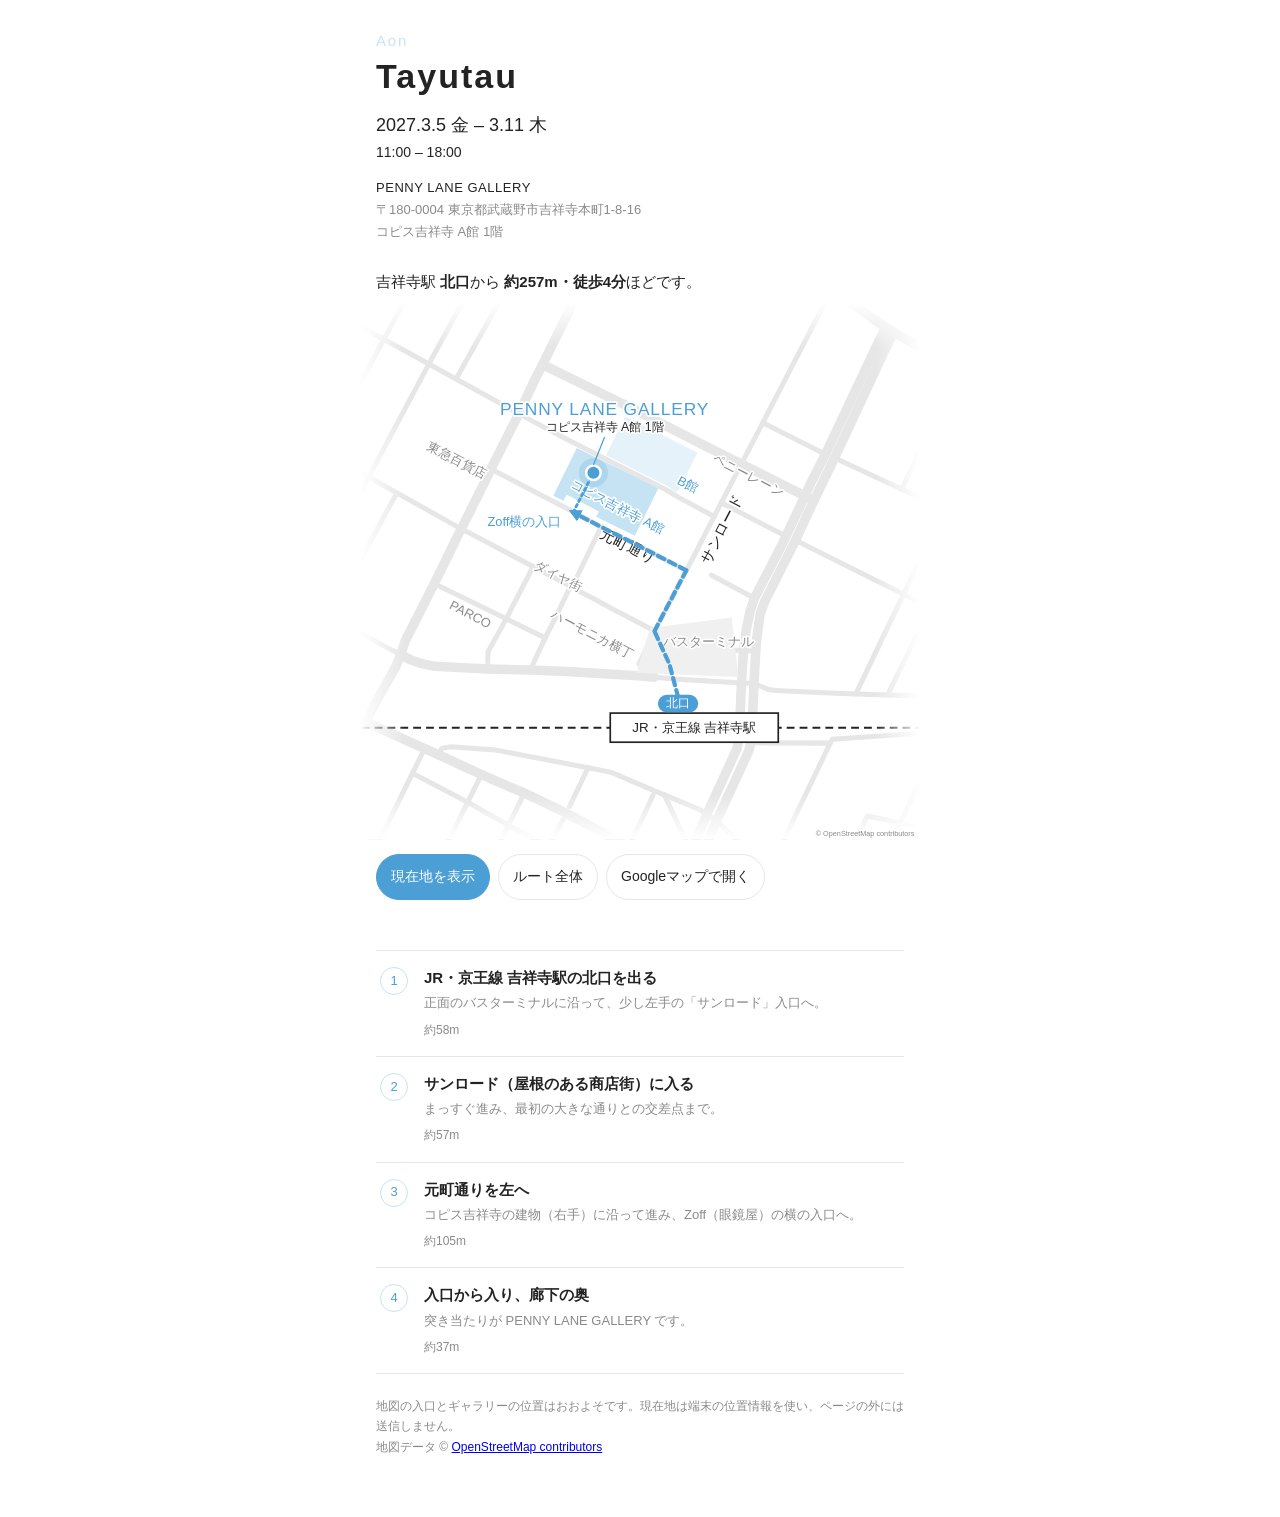
<file: index.html>
<!doctype html>
<html lang="ja">
<head>
  <meta charset="utf-8">
  <meta name="viewport" content="width=device-width, initial-scale=1">
  <title>Aon 写真展 Tayutau</title>
  <meta http-equiv="refresh" content="0; url=access/">
  <link rel="canonical" href="access/">
</head>
<body>
  <p><a href="access/">PENNY LANE GALLERY までの道案内はこちら</a></p>
</body>
</html>
</file>
